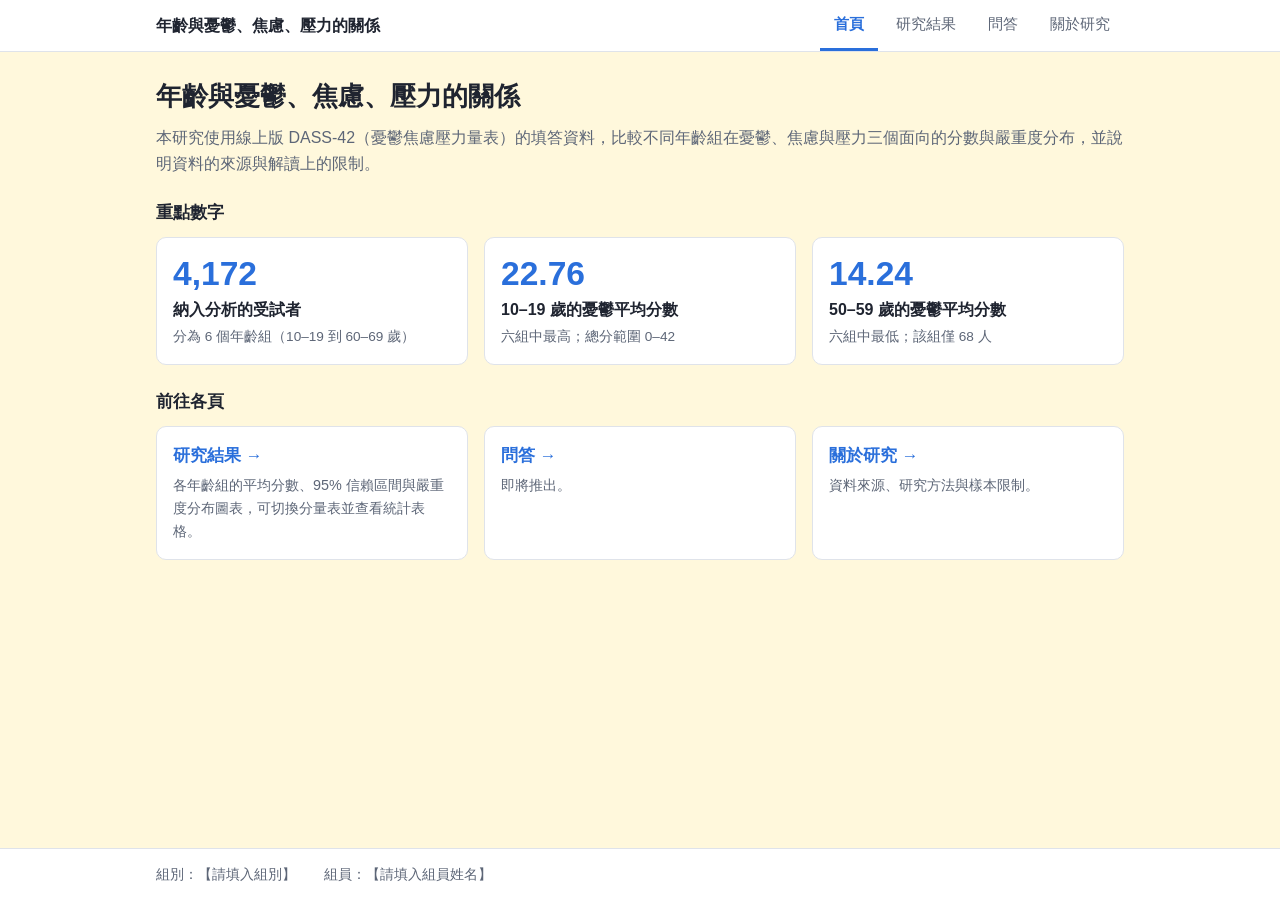
<file: index.html>
<!DOCTYPE html>
<html lang="zh-Hant">
<head>
<meta charset="UTF-8">
<meta name="viewport" content="width=device-width, initial-scale=1">
<title>首頁｜年齡與憂鬱、焦慮、壓力的關係</title>
<link rel="stylesheet" href="style.css">
</head>
<body>
<header class="site-header">
  <nav class="nav" aria-label="主要導覽">
    <a class="brand" href="index.html">年齡與憂鬱、焦慮、壓力的關係</a>
    <ul><li><a href="index.html" aria-current="page">首頁</a></li><li><a href="results.html">研究結果</a></li><li><a href="ask.html">問答</a></li><li><a href="about.html">關於研究</a></li></ul>
  </nav>
</header>
<main>
  <h1>年齡與憂鬱、焦慮、壓力的關係</h1>
  <p class="lead">本研究使用線上版 DASS-42（憂鬱焦慮壓力量表）的填答資料，比較不同年齡組在憂鬱、焦慮與壓力三個面向的分數與嚴重度分布，並說明資料的來源與解讀上的限制。</p>

  <h2 class="section-title">重點數字</h2>
  <div class="grid">
    <div class="card stat">
      <div class="num">4,172</div>
      <div class="label">納入分析的受試者</div>
      <p class="note">分為 6 個年齡組（10–19 到 60–69 歲）</p>
    </div>
    <div class="card stat">
      <div class="num">22.76</div>
      <div class="label">10–19 歲的憂鬱平均分數</div>
      <p class="note">六組中最高；總分範圍 0–42</p>
    </div>
    <div class="card stat">
      <div class="num">14.24</div>
      <div class="label">50–59 歲的憂鬱平均分數</div>
      <p class="note">六組中最低；該組僅 68 人</p>
    </div>
  </div>

  <h2 class="section-title">前往各頁</h2>
  <div class="grid">
    <a class="card entry" href="results.html">
      <h3>研究結果 →</h3>
      <p>各年齡組的平均分數、95% 信賴區間與嚴重度分布圖表，可切換分量表並查看統計表格。</p>
    </a>
    <a class="card entry" href="ask.html">
      <h3>問答 →</h3>
      <p>即將推出。</p>
    </a>
    <a class="card entry" href="about.html">
      <h3>關於研究 →</h3>
      <p>資料來源、研究方法與樣本限制。</p>
    </a>
  </div>
</main>
<footer class="site-footer">
  <div class="inner">
    <p>組別：【請填入組別】</p>
    <p>組員：【請填入組員姓名】</p>
  </div>
</footer>
</body>
</html>
</file>
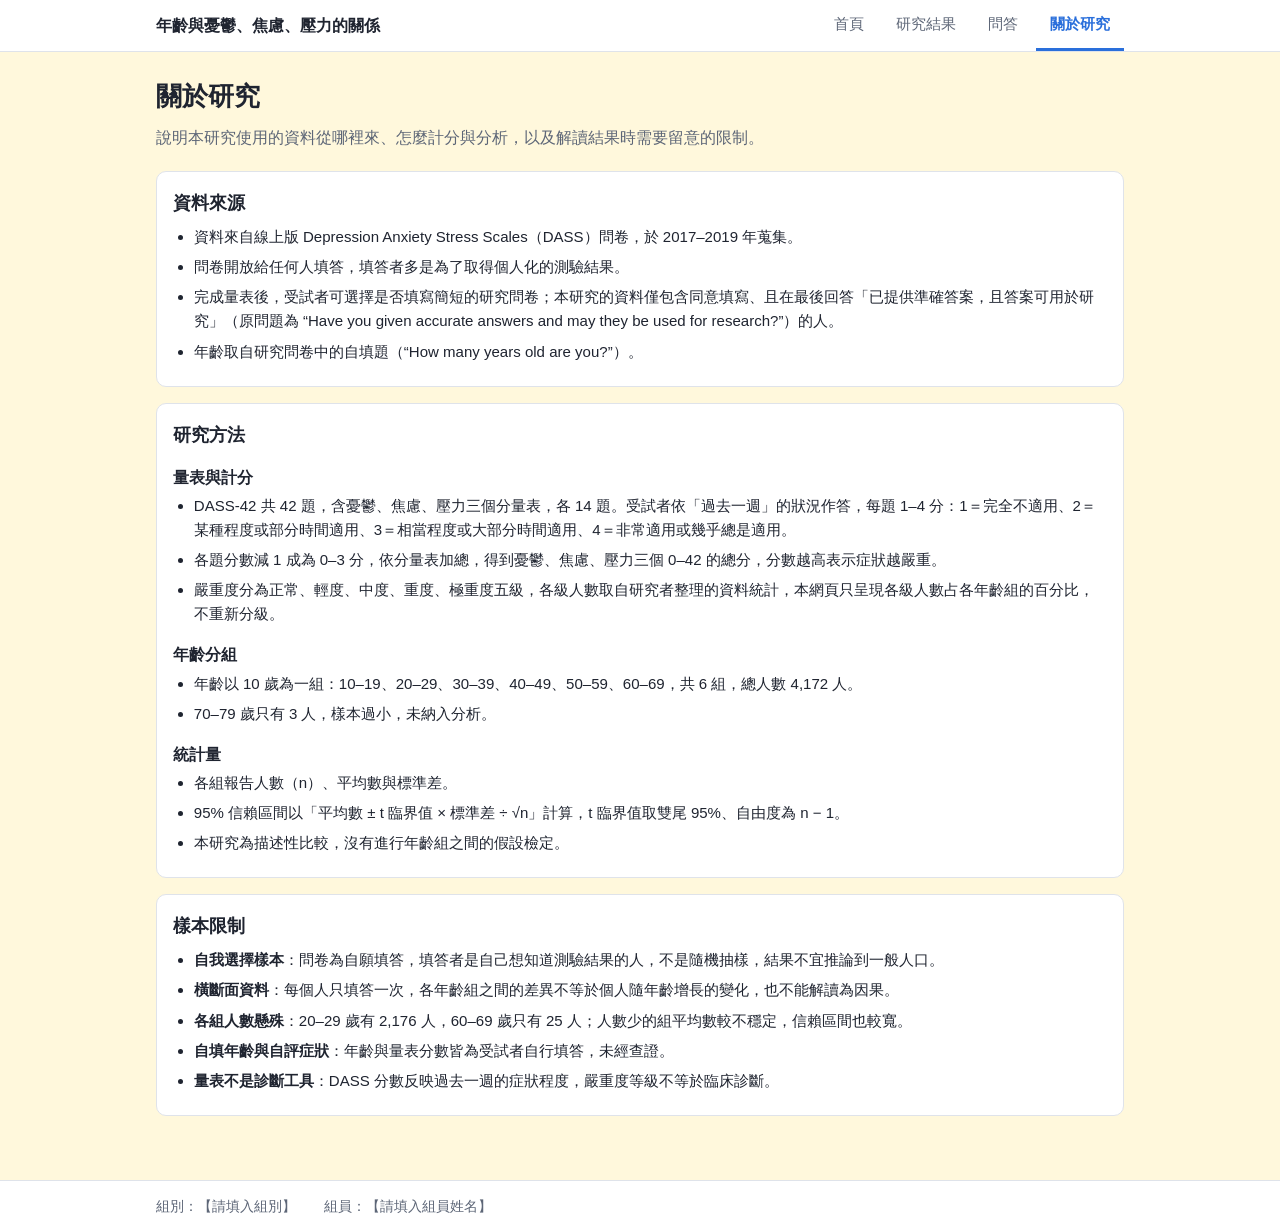
<file: about.html>
<!DOCTYPE html>
<html lang="zh-Hant">
<head>
<meta charset="UTF-8">
<meta name="viewport" content="width=device-width, initial-scale=1">
<title>關於研究｜年齡與憂鬱、焦慮、壓力的關係</title>
<link rel="stylesheet" href="style.css">
</head>
<body>
<header class="site-header">
  <nav class="nav" aria-label="主要導覽">
    <a class="brand" href="index.html">年齡與憂鬱、焦慮、壓力的關係</a>
    <ul><li><a href="index.html">首頁</a></li><li><a href="results.html">研究結果</a></li><li><a href="ask.html">問答</a></li><li><a href="about.html" aria-current="page">關於研究</a></li></ul>
  </nav>
</header>
<main>
  <h1>關於研究</h1>
  <p class="lead">說明本研究使用的資料從哪裡來、怎麼計分與分析，以及解讀結果時需要留意的限制。</p>

  <section class="card">
    <h2>資料來源</h2>
    <ul>
      <li>資料來自線上版 Depression Anxiety Stress Scales（DASS）問卷，於 2017–2019 年蒐集。</li>
      <li>問卷開放給任何人填答，填答者多是為了取得個人化的測驗結果。</li>
      <li>完成量表後，受試者可選擇是否填寫簡短的研究問卷；本研究的資料僅包含同意填寫、且在最後回答「已提供準確答案，且答案可用於研究」（原問題為 “Have you given accurate answers and may they be used for research?”）的人。</li>
      <li>年齡取自研究問卷中的自填題（“How many years old are you?”）。</li>
    </ul>
  </section>

  <section class="card">
    <h2>研究方法</h2>
    <h3>量表與計分</h3>
    <ul>
      <li>DASS-42 共 42 題，含憂鬱、焦慮、壓力三個分量表，各 14 題。受試者依「過去一週」的狀況作答，每題 1–4 分：1＝完全不適用、2＝某種程度或部分時間適用、3＝相當程度或大部分時間適用、4＝非常適用或幾乎總是適用。</li>
      <li>各題分數減 1 成為 0–3 分，依分量表加總，得到憂鬱、焦慮、壓力三個 0–42 的總分，分數越高表示症狀越嚴重。</li>
      <li>嚴重度分為正常、輕度、中度、重度、極重度五級，各級人數取自研究者整理的資料統計，本網頁只呈現各級人數占各年齡組的百分比，不重新分級。</li>
    </ul>
    <h3>年齡分組</h3>
    <ul>
      <li>年齡以 10 歲為一組：10–19、20–29、30–39、40–49、50–59、60–69，共 6 組，總人數 4,172 人。</li>
      <li>70–79 歲只有 3 人，樣本過小，未納入分析。</li>
    </ul>
    <h3>統計量</h3>
    <ul>
      <li>各組報告人數（n）、平均數與標準差。</li>
      <li>95% 信賴區間以「平均數 ± t 臨界值 × 標準差 ÷ √n」計算，t 臨界值取雙尾 95%、自由度為 n − 1。</li>
      <li>本研究為描述性比較，沒有進行年齡組之間的假設檢定。</li>
    </ul>
  </section>

  <section class="card">
    <h2>樣本限制</h2>
    <ul>
      <li><b>自我選擇樣本</b>：問卷為自願填答，填答者是自己想知道測驗結果的人，不是隨機抽樣，結果不宜推論到一般人口。</li>
      <li><b>橫斷面資料</b>：每個人只填答一次，各年齡組之間的差異不等於個人隨年齡增長的變化，也不能解讀為因果。</li>
      <li><b>各組人數懸殊</b>：20–29 歲有 2,176 人，60–69 歲只有 25 人；人數少的組平均數較不穩定，信賴區間也較寬。</li>
      <li><b>自填年齡與自評症狀</b>：年齡與量表分數皆為受試者自行填答，未經查證。</li>
      <li><b>量表不是診斷工具</b>：DASS 分數反映過去一週的症狀程度，嚴重度等級不等於臨床診斷。</li>
    </ul>
  </section>
</main>
<footer class="site-footer">
  <div class="inner">
    <p>組別：【請填入組別】</p>
    <p>組員：【請填入組員姓名】</p>
  </div>
</footer>
</body>
</html>
</file>
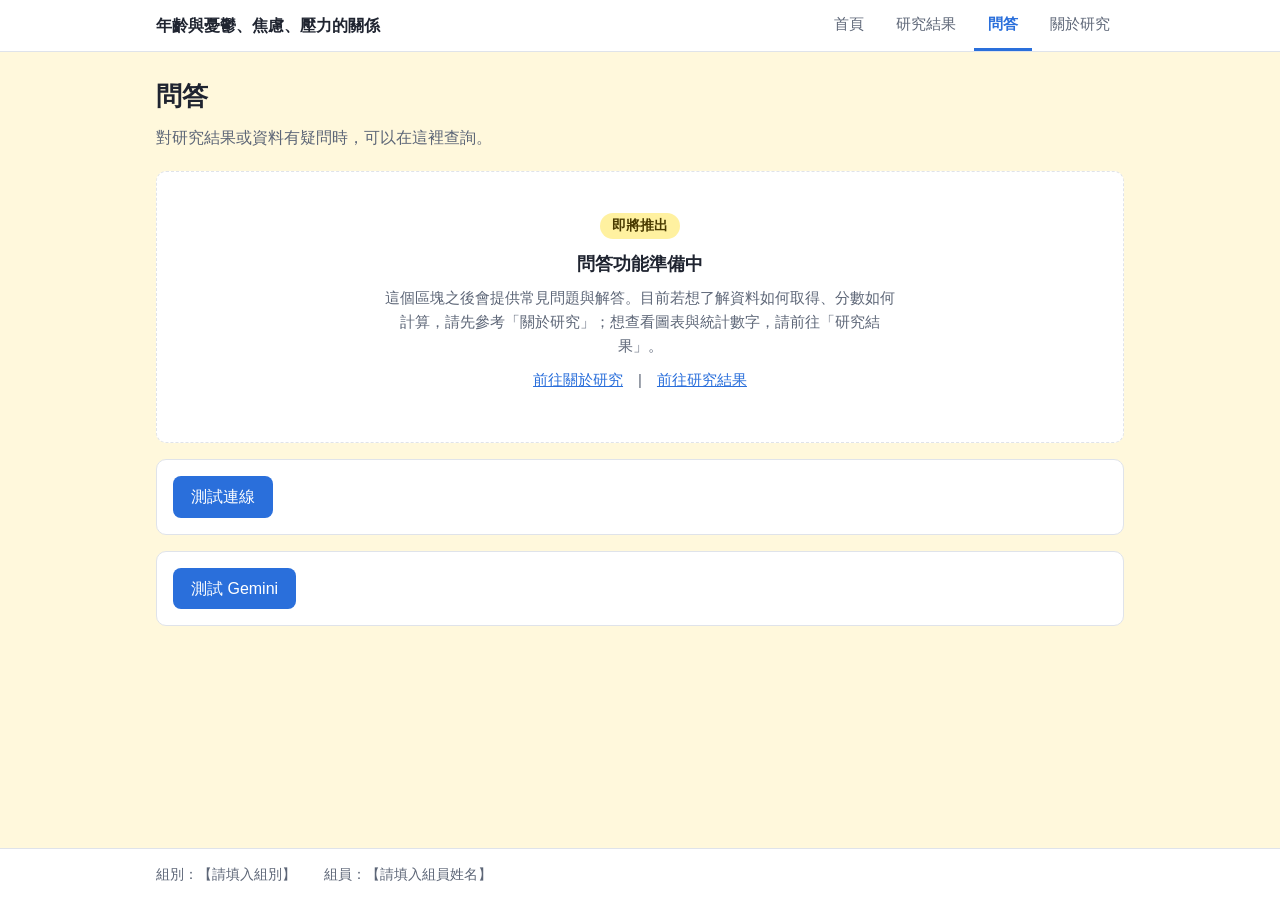
<file: ask.html>
<!DOCTYPE html>
<html lang="zh-Hant">
<head>
<meta charset="UTF-8">
<meta name="viewport" content="width=device-width, initial-scale=1">
<title>問答｜年齡與憂鬱、焦慮、壓力的關係</title>
<link rel="stylesheet" href="style.css">
<style>
  .api-test button {
    font: inherit; cursor: pointer; color: #fff; background: var(--accent); border: 0;
    border-radius: 8px; padding: 8px 18px;
  }
  .api-test button:hover { filter: brightness(1.08); }
  .api-test button:disabled { opacity: .6; cursor: wait; }
  .api-test button:focus-visible { outline: 2px solid var(--accent); outline-offset: 2px; }
  .api-test .result {
    margin: 12px 0 0; padding: 10px 12px; border-radius: 8px; border: 1px solid var(--line);
    background: #f6f8fb; font-size: .88rem; white-space: pre-wrap; word-break: break-word;
    font-family: ui-monospace, Menlo, Consolas, monospace;
  }
  .api-test .result.ok { border-color: #8cc5a0; background: #f0faf3; }
  .api-test .result.err { border-color: #e3a09c; background: #fff3f2; color: #8a1f1a; }
</style>
</head>
<body>
<header class="site-header">
  <nav class="nav" aria-label="主要導覽">
    <a class="brand" href="index.html">年齡與憂鬱、焦慮、壓力的關係</a>
    <ul><li><a href="index.html">首頁</a></li><li><a href="results.html">研究結果</a></li><li><a href="ask.html" aria-current="page">問答</a></li><li><a href="about.html">關於研究</a></li></ul>
  </nav>
</header>
<main>
  <h1>問答</h1>
  <p class="lead">對研究結果或資料有疑問時，可以在這裡查詢。</p>
  <section class="card soon">
    <span class="badge">即將推出</span>
    <h2>問答功能準備中</h2>
    <p>這個區塊之後會提供常見問題與解答。目前若想了解資料如何取得、分數如何計算，請先參考「關於研究」；想查看圖表與統計數字，請前往「研究結果」。</p>
    <p><a href="about.html">前往關於研究</a>　|　<a href="results.html">前往研究結果</a></p>
  </section>
  <section class="card api-test">
    <button type="button" id="testBtn">測試連線</button>
    <div class="result" id="testResult" role="status" aria-live="polite" hidden></div>
  </section>
  <section class="card api-test">
    <button type="button" id="askBtn">測試 Gemini</button>
    <div class="result" id="askResult" role="status" aria-live="polite" hidden></div>
  </section>
</main>
<footer class="site-footer">
  <div class="inner">
    <p>組別：【請填入組別】</p>
    <p>組員：【請填入組員姓名】</p>
  </div>
</footer>
<script>
// 後端（Cloudflare Worker）網址：請把下面這行換成你的 Worker 網址，例如 "https://名稱.帳號.workers.dev"
const WORKER_URL = "https://dass-42.mimmyfan322.workers.dev/";

// 共用：送一則 JSON 給後端，把結果顯示在指定的區塊。
// formatOk(data) 決定成功時要顯示什麼；失敗時顯示錯誤訊息。
async function callWorker(btn, out, payload, timeoutMs, formatOk) {
  const show = (text, kind) => { out.textContent = text; out.className = 'result ' + kind; out.hidden = false; };

  if (!/^https?:\/\/[\x21-\x7e]+$/.test(WORKER_URL)) { // 網址只能是英數字與符號；還留著中文預留文字就視為尚未設定
    show('尚未設定後端網址：請打開 ask.html，把程式碼開頭的 WORKER_URL 換成你的 Worker 網址。', 'err');
    return;
  }
  btn.disabled = true;
  show('連線中…', '');
  const ctl = new AbortController(), timer = setTimeout(() => ctl.abort(), timeoutMs);
  try {
    const res = await fetch(WORKER_URL, {
      method: 'POST',
      headers: { 'Content-Type': 'application/json' },
      body: JSON.stringify(payload),
      signal: ctl.signal
    });
    const text = await res.text();
    let data = null;
    try { data = JSON.parse(text); } catch (e) { /* 不是 JSON 就照原文顯示 */ }
    if (res.ok && data && data.ok) {
      show(formatOk(data), 'ok');
    } else {
      const detail = data && data.error ? data.error : (data ? JSON.stringify(data, null, 2) : text);
      show(`失敗（HTTP ${res.status}）\n${detail}`, 'err');
    }
  } catch (err) {
    show(err.name === 'AbortError'
      ? `連線逾時（超過 ${timeoutMs / 1000} 秒沒有回應）。`
      : '無法連線到後端。可能原因：網址填錯、Worker 尚未部署，或後端的跨網域設定不允許這個網站呼叫。', 'err');
  } finally {
    clearTimeout(timer);
    btn.disabled = false;
  }
}

// 「測試連線」：送 {"action":"test"}，顯示後端回傳的 JSON
const testBtn = document.getElementById('testBtn');
testBtn.addEventListener('click', () =>
  callWorker(testBtn, document.getElementById('testResult'), { action: 'test' }, 10000,
    data => JSON.stringify(data, null, 2)));

// 「測試 Gemini」：送固定問題，只顯示 Gemini 回覆的文字
const askBtn = document.getElementById('askBtn');
askBtn.addEventListener('click', () =>
  callWorker(askBtn, document.getElementById('askResult'), { action: 'ask', question: '請用一句話自我介紹' }, 35000,
    data => data.answer));
</script>
</body>
</html>
</file>
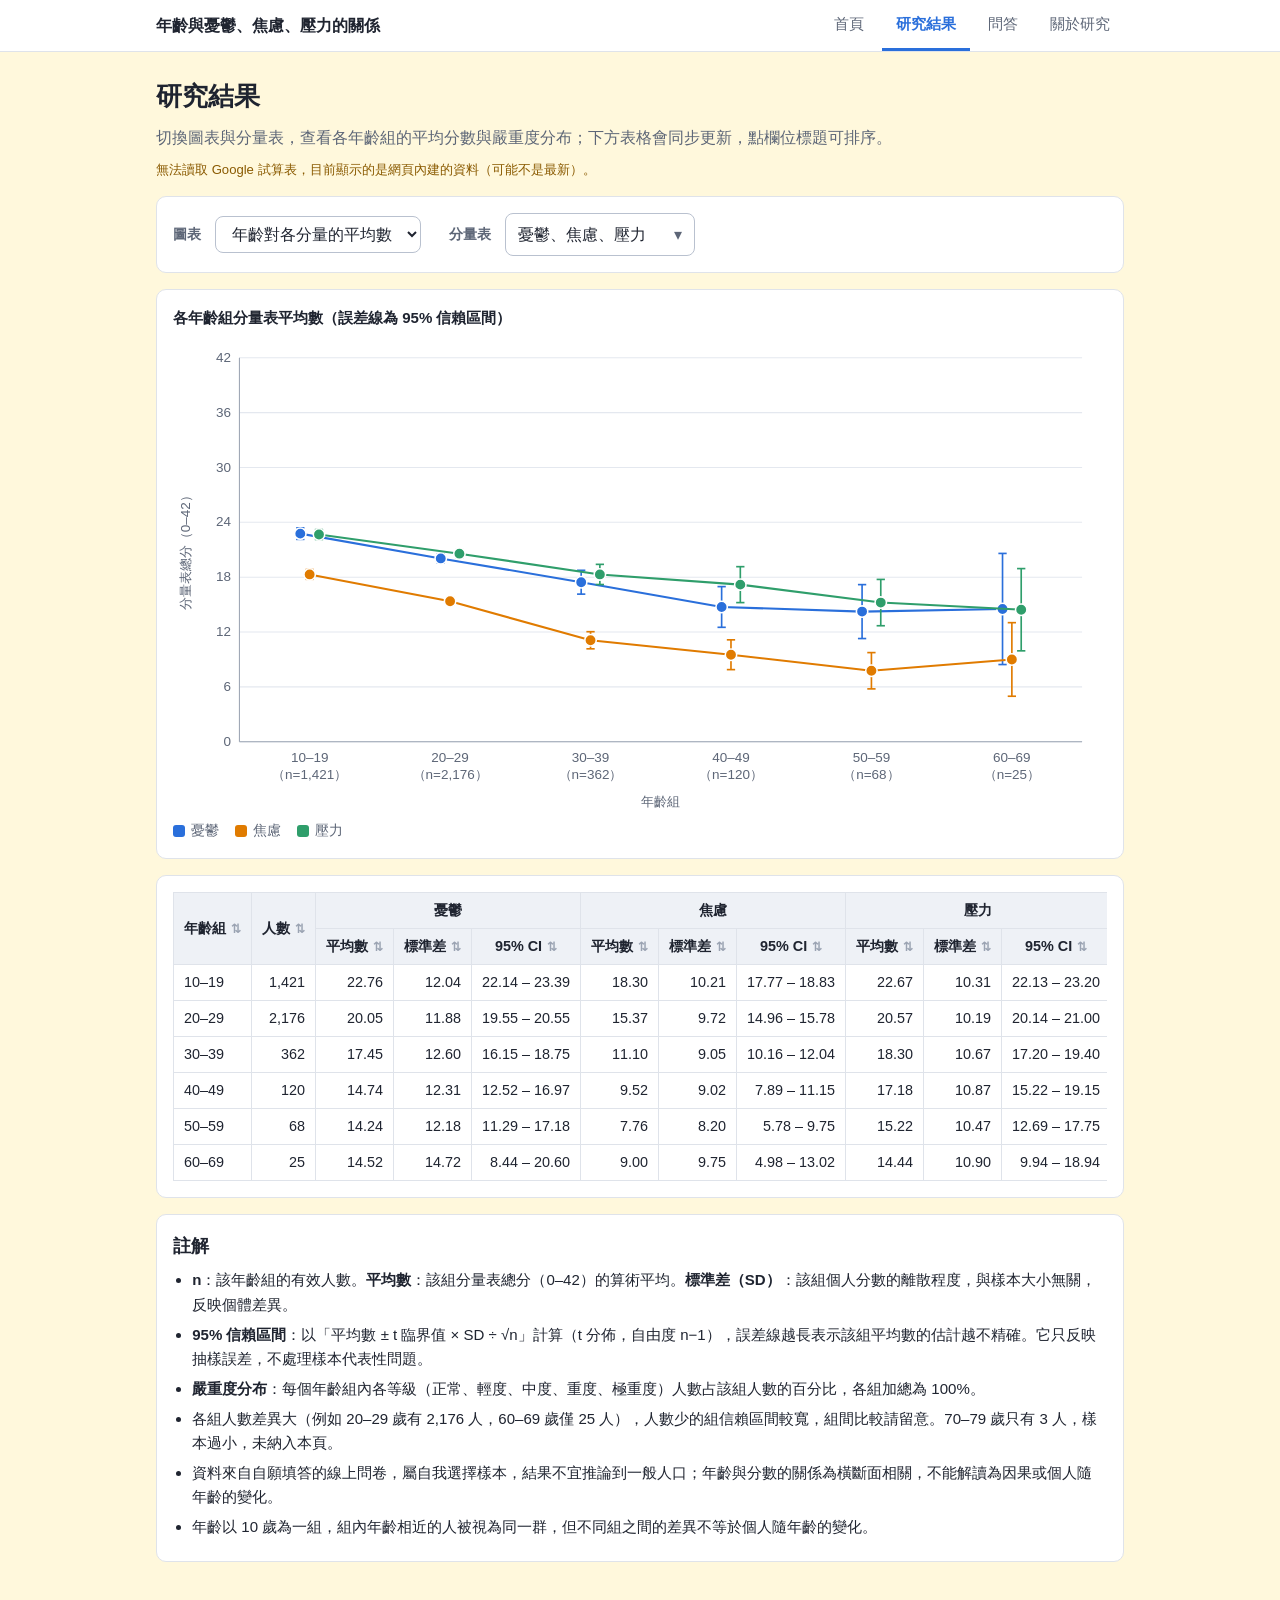
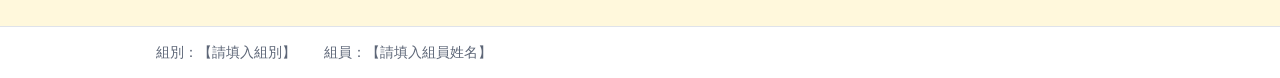
<file: results.html>
<!DOCTYPE html>
<html lang="zh-Hant">
<head>
<meta charset="UTF-8">
<meta name="viewport" content="width=device-width, initial-scale=1">
<title>研究結果｜年齡與憂鬱、焦慮、壓力的關係</title>
<link rel="stylesheet" href="style.css">
<style>
  .controls { display: flex; flex-wrap: wrap; gap: 16px 28px; align-items: center; }
  .ctl-group { display: flex; flex-wrap: wrap; align-items: center; gap: 8px 14px; }
  .ctl-label { font-weight: 600; font-size: .9rem; color: var(--muted); }
  select, .ms-btn {
    font: inherit; color: var(--ink); background: #fff; border: 1px solid #b9c1cf; border-radius: 8px;
    padding: 8px 12px; cursor: pointer; min-width: 190px; text-align: left;
  }
  select:focus-visible, .ms-btn:focus-visible { outline: 2px solid var(--accent); outline-offset: 1px; }
  .ms { position: relative; display: inline-block; }
  .ms-btn::after { content: "▾"; float: right; margin-left: 10px; color: var(--muted); }
  .ms-panel {
    display: none; position: absolute; left: 0; top: calc(100% + 4px); z-index: 20; min-width: 100%;
    background: #fff; border: 1px solid #b9c1cf; border-radius: 8px; padding: 6px 4px;
    box-shadow: 0 6px 18px rgba(0,0,0,.12);
  }
  .ms.open .ms-panel { display: block; }
  .ms-panel label.opt { display: flex; padding: 6px 10px; border-radius: 6px; white-space: nowrap; }
  .ms-panel label.opt:hover { background: #f1f4f9; }
  .ms-hint { font-size: .78rem; color: var(--muted); padding: 2px 10px 4px; }
  label.opt { display: inline-flex; align-items: center; gap: 6px; cursor: pointer; }
  .swatch { width: 12px; height: 12px; border-radius: 3px; display: inline-block; }
  .data-status { font-size: .82rem; color: var(--muted); margin: -12px 0 16px; }
  .data-status.warn { color: #8a5a00; }
  .chart-title { font-weight: 600; margin: 0 0 6px; }
  #chart svg { width: 100%; height: auto; display: block; }
  #chart text { fill: var(--ink); font-family: inherit; }
  #chart .axis-text { font-size: 13px; fill: var(--muted); }
  #chart .axis-title { font-size: 13px; fill: var(--muted); }
  .legend { display: flex; flex-wrap: wrap; gap: 6px 16px; font-size: .85rem; color: var(--muted); margin-top: 6px; }
  .legend span { display: inline-flex; align-items: center; gap: 6px; }
  .empty {
    border: 1px dashed #c9a227; background: #fff9e3; color: #5c4a00; border-radius: 8px;
    padding: 16px; font-size: .92rem;
  }
  .empty code { background: #fff; padding: 1px 5px; border-radius: 4px; }
  .table-wrap { overflow-x: auto; }
  table { border-collapse: collapse; width: 100%; font-size: .9rem; font-variant-numeric: tabular-nums; }
  th, td { border: 1px solid var(--line); padding: 6px 10px; text-align: right; white-space: nowrap; }
  th { background: #eef1f6; text-align: center; }
  th.sortable { cursor: pointer; user-select: none; }
  th.sortable:hover { background: #e1e7f1; }
  th.sortable:focus-visible { outline: 2px solid var(--accent); outline-offset: -2px; }
  th.sorted { background: #d6e3f8; }
  th .arr { margin-left: 5px; font-size: .8em; color: #9aa3b2; }
  th.sorted .arr { color: var(--accent); }
  td:first-child, th:first-child { text-align: left; }
  .notes ul { margin: 0; padding-left: 1.2em; }
  .notes li { margin-bottom: 6px; }
  #tip {
    position: fixed; pointer-events: none; display: none; z-index: 10;
    background: rgba(25,30,40,.94); color: #fff; padding: 7px 10px; border-radius: 6px;
    font-size: .85rem; line-height: 1.5; max-width: 260px;
  }
</style>
</head>
<body>
<header class="site-header">
  <nav class="nav" aria-label="主要導覽">
    <a class="brand" href="index.html">年齡與憂鬱、焦慮、壓力的關係</a>
    <ul><li><a href="index.html">首頁</a></li><li><a href="results.html" aria-current="page">研究結果</a></li><li><a href="ask.html">問答</a></li><li><a href="about.html">關於研究</a></li></ul>
  </nav>
</header>
<main>
  <h1>研究結果</h1>
  <p class="lead">切換圖表與分量表，查看各年齡組的平均分數與嚴重度分布；下方表格會同步更新，點欄位標題可排序。</p>
  <p class="data-status" id="dataStatus" role="status">資料載入中…</p>

  <section class="card controls">
    <div class="ctl-group">
      <label class="ctl-label" for="chartSelect">圖表</label>
      <select id="chartSelect">
        <option value="line">年齡對各分量的平均數</option>
        <option value="stack">各年齡層嚴重度分布</option>
      </select>
    </div>
    <div class="ctl-group" id="subControls"></div>
  </section>

  <section class="card">
    <p class="chart-title" id="chartTitle"></p>
    <div id="chart"></div>
    <div class="legend" id="legend"></div>
  </section>

  <section class="card">
    <div class="table-wrap"><table id="statTable"></table></div>
  </section>

  <section class="card notes">
    <h2>註解</h2>
    <ul>
      <li><b>n</b>：該年齡組的有效人數。<b>平均數</b>：該組分量表總分（0–42）的算術平均。<b>標準差（SD）</b>：該組個人分數的離散程度，與樣本大小無關，反映個體差異。</li>
      <li><b>95% 信賴區間</b>：以「平均數 ± t 臨界值 × SD ÷ √n」計算（t 分佈，自由度 n−1），誤差線越長表示該組平均數的估計越不精確。它只反映抽樣誤差，不處理樣本代表性問題。</li>
      <li><b>嚴重度分布</b>：每個年齡組內各等級（正常、輕度、中度、重度、極重度）人數占該組人數的百分比，各組加總為 100%。</li>
      <li>各組人數差異大（例如 20–29 歲有 2,176 人，60–69 歲僅 25 人），人數少的組信賴區間較寬，組間比較請留意。70–79 歲只有 3 人，樣本過小，未納入本頁。</li>
      <li>資料來自自願填答的線上問卷，屬自我選擇樣本，結果不宜推論到一般人口；年齡與分數的關係為橫斷面相關，不能解讀為因果或個人隨年齡的變化。</li>
      <li>年齡以 10 歲為一組，組內年齡相近的人被視為同一群，但不同組之間的差異不等於個人隨年齡的變化。</li>
    </ul>
  </section>
</main>
<div id="tip"></div>
<footer class="site-footer">
  <div class="inner">
    <p>組別：【請填入組別】</p>
    <p>組員：【請填入組員姓名】</p>
  </div>
</footer>
<script>
// ===================== 資料 =====================
// 以下 GROUPS 與 SEVERITY 是「內建備用資料」：Google 試算表讀取成功時會被取代，讀取失敗時就用它。
const SUBS = [
  { id: 'dep', name: '憂鬱', color: '#2a6fdb' },
  { id: 'anx', name: '焦慮', color: '#e07b00' },
  { id: 'str', name: '壓力', color: '#2f9e6b' }
];

let GROUPS = [
  { key: '10-19', label: '10–19', n: 1421, dep: { n: 1421, m: 22.76213934, sd: 12.03702045 }, anx: { n: 1421, m: 18.30119634, sd: 10.20656679 }, str: { n: 1421, m: 22.66502463, sd: 10.31082269 } },
  { key: '20-29', label: '20–29', n: 2176, dep: { n: 2176, m: 20.05009191, sd: 11.88178438 }, anx: { n: 2176, m: 15.37178309, sd: 9.718905087 }, str: { n: 2176, m: 20.57077206, sd: 10.18683173 } },
  { key: '30-39', label: '30–39', n: 362, dep: { n: 362, m: 17.44751381, sd: 12.59968592 }, anx: { n: 362, m: 11.09944751, sd: 9.054225669 }, str: { n: 362, m: 18.29834254, sd: 10.67445484 } },
  { key: '40-49', label: '40–49', n: 120, dep: { n: 120, m: 14.74166667, sd: 12.31484438 }, anx: { n: 120, m: 9.516666667, sd: 9.017241499 }, str: { n: 120, m: 17.18333333, sd: 10.87050078 } },
  { key: '50-59', label: '50–59', n: 68, dep: { n: 68, m: 14.23529412, sd: 12.18405815 }, anx: { n: 68, m: 7.764705882, sd: 8.199231211 }, str: { n: 68, m: 15.22058824, sd: 10.46650035 } },
  { key: '60-69', label: '60–69', n: 25, dep: { n: 25, m: 14.52, sd: 14.71994112 }, anx: { n: 25, m: 9, sd: 9.746794345 }, str: { n: 25, m: 14.44, sd: 10.89755324 } }
];

// 嚴重度人數：各組的五個數字依序為 正常、輕度、中度、重度、極重度 的人數。
// 若某分量表設為 null，圖表二會顯示「尚未填入」的提示。
let SEVERITY = {
  dep: {
    '10-19': [252, 105, 260, 247, 557],
    '20-29': [506, 229, 430, 359, 652],
    '30-39': [127, 38, 55, 43, 99],
    '40-49': [52, 14, 19, 11, 24],
    '50-59': [34, 6, 11, 6, 11],
    '60-69': [14, 2, 2, 1, 6]
  },
  anx: {
    '10-19': [248, 86, 235, 219, 633],
    '20-29': [537, 170, 439, 341, 689],
    '30-39': [163, 33, 68, 37, 61],
    '40-49': [63, 12, 17, 9, 19],
    '50-59': [42, 5, 8, 6, 7],
    '60-69': [15, 1, 3, 1, 5]
  },
  str: {
    '10-19': [346, 160, 318, 344, 253],
    '20-29': [675, 276, 521, 434, 270],
    '30-39': [149, 56, 55, 64, 38],
    '40-49': [54, 17, 18, 16, 15],
    '50-59': [39, 7, 11, 6, 5],
    '60-69': [14, 4, 3, 2, 2]
  }
};

const LEVELS = [
  { name: '正常',   color: '#fff1a0', text: '#4a3b00' },
  { name: '輕度',   color: '#ffd23f', text: '#3d3000' },
  { name: '中度',   color: '#f5962a', text: '#3d2200' },
  { name: '重度',   color: '#e3403a', text: '#ffffff' },
  { name: '極重度', color: '#9b1c1c', text: '#ffffff' }
];

// ===================== 工具 =====================
function zInvUpper(p) { // 標準常態上尾分位數（Acklam 近似），用來算 t 臨界值
  const a = [-39.69683028665376, 220.9460984245205, -275.9285104469687, 138.357751867269, -30.66479806614716, 2.506628277459239];
  const b = [-54.47609879822406, 161.5858368580409, -155.6989798598866, 66.80131188771972, -13.28068155288572];
  const c = [-0.007784894002430293, -0.3223964580411365, -2.400758277161838, -2.549732539343734, 4.374664141464968, 2.938163982698783];
  const d = [0.007784695709041462, 0.3224671290700398, 2.445134137142996, 3.754408661907416];
  const q = 1 - p, pl = 0.02425;
  if (q < pl) { const r = Math.sqrt(-2 * Math.log(q)); return (((((c[0]*r+c[1])*r+c[2])*r+c[3])*r+c[4])*r+c[5]) / ((((d[0]*r+d[1])*r+d[2])*r+d[3])*r+1); }
  const r2 = q - 0.5, s = r2 * r2;
  return (((((a[0]*s+a[1])*s+a[2])*s+a[3])*s+a[4])*s+a[5]) * r2 / (((((b[0]*s+b[1])*s+b[2])*s+b[3])*s+b[4])*s+1);
}
const T975 = [null, 12.706, 4.303, 3.182, 2.776, 2.571, 2.447, 2.365, 2.306, 2.262, 2.228, 2.201, 2.179, 2.160, 2.145, 2.131,
  2.120, 2.110, 2.101, 2.093, 2.086, 2.080, 2.074, 2.069, 2.064, 2.060, 2.056, 2.052, 2.048, 2.045, 2.042];
function tCrit(df) { // 雙尾 95% 的 t 臨界值：df ≤ 30 用 t 分配表，df > 30 用 Cornish–Fisher 展開
  if (df <= 30) return T975[df];
  const z = Math.abs(zInvUpper(0.975)); // zInvUpper 回傳的是下尾分位數（負值），取絕對值得到 1.96
  const z3 = z**3, z5 = z**5;
  return z + (z3 + z) / (4 * df) + (5 * z5 + 16 * z3 + 3 * z) / (96 * df * df);
}
function ci(s) {
  const half = tCrit(s.n - 1) * s.sd / Math.sqrt(s.n);
  return { lo: s.m - half, hi: s.m + half };
}
const f2 = v => v.toFixed(2);
const subById = id => SUBS.find(s => s.id === id);
const groupLabel = g => `${g.label}（n=${g.n.toLocaleString('en-US')}）`;

// ===================== 狀態與控制項 =====================
const state = { chart: 'line', lineSubs: new Set(['dep', 'anx', 'str']), stackSub: 'dep', tableSort: null };

// 圖表的年齡組固定由小到大；表格可點欄位標題排序
function sortedGroups() { return GROUPS.slice(); }

function lineBtnText() {
  return SUBS.filter(s => state.lineSubs.has(s.id)).map(s => s.name).join('、');
}

function buildControls() {
  const box = document.getElementById('subControls');
  if (state.chart === 'line') {
    // 下拉面板內用勾選方式複選，至少保留一個
    box.innerHTML = '<span class="ctl-label">分量表</span>' +
      `<div class="ms" id="ms"><button type="button" class="ms-btn" id="msBtn" aria-haspopup="true" aria-expanded="false">${lineBtnText()}</button>
        <div class="ms-panel" id="msPanel">` + SUBS.map(s =>
      `<label class="opt"><input type="checkbox" name="lineSub" value="${s.id}" ${state.lineSubs.has(s.id) ? 'checked' : ''}>
       <span class="swatch" style="background:${s.color}"></span>${s.name}</label>`).join('') +
      '<div class="ms-hint">可複選，至少保留一個</div></div></div>';
    const ms = document.getElementById('ms'), btn = document.getElementById('msBtn');
    btn.addEventListener('click', () => {
      ms.classList.toggle('open');
      btn.setAttribute('aria-expanded', ms.classList.contains('open'));
    });
    box.querySelectorAll('input').forEach(inp => inp.addEventListener('change', e => {
      if (e.target.checked) state.lineSubs.add(e.target.value);
      else if (state.lineSubs.size > 1) state.lineSubs.delete(e.target.value);
      else e.target.checked = true; // 至少保留一個
      btn.textContent = lineBtnText();
      render(false);
    }));
  } else {
    box.innerHTML = '<label class="ctl-label" for="subSelect">分量表</label>' +
      '<select id="subSelect">' + SUBS.map(s =>
      `<option value="${s.id}" ${state.stackSub === s.id ? 'selected' : ''}>${s.name}</option>`).join('') + '</select>';
    document.getElementById('subSelect').addEventListener('change', e => {
      state.stackSub = e.target.value;
      render(false);
    });
  }
}

// 點選下拉面板以外的地方或按 Esc 就收合
document.addEventListener('click', e => {
  const ms = document.getElementById('ms');
  if (ms && !ms.contains(e.target)) { ms.classList.remove('open'); document.getElementById('msBtn').setAttribute('aria-expanded', 'false'); }
});
document.addEventListener('keydown', e => {
  const ms = document.getElementById('ms');
  if (e.key === 'Escape' && ms) { ms.classList.remove('open'); document.getElementById('msBtn').setAttribute('aria-expanded', 'false'); }
});

document.getElementById('chartSelect').addEventListener('change', e => {
  state.chart = e.target.value;
  state.tableSort = null;
  render(true);
});

// ===================== 圖表一：折線圖 =====================
function renderLine() {
  const GS = sortedGroups();
  const W = 900, H = 460, m = { l: 64, r: 24, t: 20, b: 70 };
  const iw = W - m.l - m.r, ih = H - m.t - m.b;
  const x = i => m.l + iw * (i + 0.5) / GS.length;
  const y = v => m.t + ih * (1 - Math.max(0, Math.min(42, v)) / 42);
  const subs = SUBS.filter(s => state.lineSubs.has(s.id));
  let svg = `<svg viewBox="0 0 ${W} ${H}" role="img" aria-label="各年齡組分量表平均數折線圖">`;

  for (let v = 0; v <= 42; v += 6) {
    svg += `<line x1="${m.l}" x2="${W - m.r}" y1="${y(v)}" y2="${y(v)}" stroke="#e4e8ef"/>`;
    svg += `<text class="axis-text" x="${m.l - 8}" y="${y(v) + 4}" text-anchor="end">${v}</text>`;
  }
  svg += `<line x1="${m.l}" x2="${m.l}" y1="${m.t}" y2="${m.t + ih}" stroke="#9aa3b2"/>`;
  svg += `<line x1="${m.l}" x2="${W - m.r}" y1="${m.t + ih}" y2="${m.t + ih}" stroke="#9aa3b2"/>`;
  GS.forEach((g, i) => {
    svg += `<text class="axis-text" x="${x(i)}" y="${m.t + ih + 20}" text-anchor="middle">${g.label}</text>` +
           `<text class="axis-text" x="${x(i)}" y="${m.t + ih + 36}" text-anchor="middle">（n=${g.n.toLocaleString('en-US')}）</text>`;
  });
  svg += `<text class="axis-title" x="${m.l + iw / 2}" y="${H - 8}" text-anchor="middle">年齡組</text>`;
  svg += `<text class="axis-title" transform="translate(16 ${m.t + ih / 2}) rotate(-90)" text-anchor="middle">分量表總分（0–42）</text>`;

  subs.forEach((s, k) => {
    const dodge = (k - (subs.length - 1) / 2) * 9;
    const pts = GS.map((g, i) => ({ px: x(i) + dodge, py: y(g[s.id].m) }));
    svg += `<polyline fill="none" stroke="${s.color}" stroke-width="2" points="${pts.map(p => `${p.px},${p.py}`).join(' ')}"/>`;
    GS.forEach((g, i) => {
      const st = g[s.id], c = ci(st), px = pts[i].px;
      svg += `<line x1="${px}" x2="${px}" y1="${y(c.lo)}" y2="${y(c.hi)}" stroke="${s.color}" stroke-width="1.6"/>`;
      svg += `<line x1="${px - 4}" x2="${px + 4}" y1="${y(c.lo)}" y2="${y(c.lo)}" stroke="${s.color}" stroke-width="1.6"/>`;
      svg += `<line x1="${px - 4}" x2="${px + 4}" y1="${y(c.hi)}" y2="${y(c.hi)}" stroke="${s.color}" stroke-width="1.6"/>`;
      const tip = `<b>${s.name}</b>（${g.label}）<br>平均數：${f2(st.m)}<br>標準差：${f2(st.sd)}`;
      svg += `<circle cx="${px}" cy="${pts[i].py}" r="5.5" fill="${s.color}" stroke="#fff" stroke-width="1.5" data-tip="${tip.replace(/"/g, '&quot;')}"/>`;
    });
  });
  svg += '</svg>';
  document.getElementById('chart').innerHTML = svg;
  document.getElementById('chartTitle').textContent = '各年齡組分量表平均數（誤差線為 95% 信賴區間）';
  document.getElementById('legend').innerHTML = subs.map(s => `<span><i class="swatch" style="background:${s.color}"></i>${s.name}</span>`).join('');
}

// ===================== 圖表二：橫向堆疊長條圖 =====================
function renderStack() {
  const GS = sortedGroups();
  const sub = subById(state.stackSub);
  const data = SEVERITY[sub.id];
  const chart = document.getElementById('chart');
  document.getElementById('chartTitle').textContent = `${sub.name}：各年齡組嚴重度分布`;
  document.getElementById('legend').innerHTML = LEVELS.map(l => `<span><i class="swatch" style="background:${l.color}"></i>${l.name}</span>`).join('');
  if (!data) {
    chart.innerHTML = `<div class="empty">尚未填入「${sub.name}」的各嚴重度人數。請在程式碼的 <code>SEVERITY</code> 區塊填入各年齡組的五個等級人數（正常、輕度、中度、重度、極重度），重新開啟網頁後即會顯示。</div>`;
    return;
  }
  const W = 900, rowH = 56, m = { l: 150, r: 24, t: 16, b: 52 };
  const H = m.t + rowH * GS.length + m.b;
  const iw = W - m.l - m.r;
  let svg = `<svg viewBox="0 0 ${W} ${H}" role="img" aria-label="各年齡組嚴重度分布堆疊長條圖">`;
  for (let p = 0; p <= 100; p += 20) {
    const gx = m.l + iw * p / 100;
    svg += `<line x1="${gx}" x2="${gx}" y1="${m.t}" y2="${m.t + rowH * GS.length}" stroke="#e4e8ef"/>`;
    svg += `<text class="axis-text" x="${gx}" y="${m.t + rowH * GS.length + 20}" text-anchor="middle">${p}%</text>`;
  }
  svg += `<text class="axis-title" x="${m.l + iw / 2}" y="${H - 8}" text-anchor="middle">占該年齡組人數的百分比</text>`;
  GS.forEach((g, i) => {
    const cy = m.t + rowH * i + rowH / 2;
    svg += `<text class="axis-text" x="${m.l - 10}" y="${cy + 4}" text-anchor="end">${groupLabel(g)}</text>`;
    const counts = data[g.key];
    if (!counts) { svg += `<text class="axis-text" x="${m.l + 8}" y="${cy + 4}">（無資料）</text>`; return; }
    const total = counts.reduce((a, b) => a + b, 0);
    let acc = 0;
    counts.forEach((c, k) => {
      const pct = total ? c / total * 100 : 0;
      const sx = m.l + iw * acc / 100, w = iw * pct / 100;
      const tip = `${g.label}・<b>${LEVELS[k].name}</b><br>${pct.toFixed(1)}%（${c.toLocaleString('en-US')} 人）`;
      svg += `<rect x="${sx}" y="${cy - 17}" width="${w}" height="34" fill="${LEVELS[k].color}" stroke="#fff" stroke-width="1" data-tip="${tip.replace(/"/g, '&quot;')}"/>`;
      if (w > 34) svg += `<text x="${sx + w / 2}" y="${cy + 4}" text-anchor="middle" font-size="12" style="fill:${LEVELS[k].text};pointer-events:none">${pct.toFixed(0)}%</text>`;
      acc += pct;
    });
  });
  svg += '</svg>';
  chart.innerHTML = svg;
}

// ===================== 表格 =====================
// ===================== 表格（可點欄位標題排序）=====================
function colValue(g, col) { // 各欄位用來排序的數值
  if (col === 'age') return GROUPS.indexOf(g);
  if (col === 'n') return g.n;
  if (col.startsWith('lv')) { // 嚴重度表：該等級占比
    const c = (SEVERITY[state.stackSub] || {})[g.key];
    if (!c) return -1;
    const total = c.reduce((a, b) => a + b, 0);
    return total ? c[+col.slice(2)] / total : 0;
  }
  const [sid, kind] = col.split(':'); // 平均數表：dep:m / dep:sd / dep:ci
  const st = g[sid];
  return kind === 'm' ? st.m : kind === 'sd' ? st.sd : ci(st).lo; // 95% CI 依下限排序
}

function onHeaderClick(col) { // 第一次點、再點反向、第三次點取消排序
  const t = state.tableSort, first = col === 'age' ? 1 : -1;
  if (!t || t.col !== col) state.tableSort = { col, dir: first };
  else if (t.dir === first) state.tableSort = { col, dir: -first };
  else state.tableSort = null;
  renderTable();
}
document.getElementById('statTable').addEventListener('click', e => {
  const th = e.target.closest('th[data-col]');
  if (th) onHeaderClick(th.dataset.col);
});
document.getElementById('statTable').addEventListener('keydown', e => {
  const th = e.target.closest('th[data-col]');
  if (th && (e.key === 'Enter' || e.key === ' ')) { e.preventDefault(); onHeaderClick(th.dataset.col); }
});

function renderTable() {
  const t = document.getElementById('statTable');
  const subs = SUBS.filter(s => state.lineSubs.has(s.id));
  const valid = new Set(['age', 'n']);
  if (state.chart === 'line') subs.forEach(s => ['m', 'sd', 'ci'].forEach(k => valid.add(s.id + ':' + k)));
  else LEVELS.forEach((_, i) => valid.add('lv' + i));
  if (state.tableSort && !valid.has(state.tableSort.col)) state.tableSort = null; // 欄位已不存在就取消

  let rows = sortedGroups();
  if (state.tableSort) {
    const { col, dir } = state.tableSort;
    rows = rows.slice().sort((a, b) => (colValue(a, col) - colValue(b, col)) * dir);
  }
  const th = (col, text, attrs = '') => {
    const ts = state.tableSort, on = ts && ts.col === col;
    const arrow = on ? (ts.dir === 1 ? '▲' : '▼') : '⇅'; // 未排序的欄位也常駐顯示 ⇅
    return `<th class="sortable${on ? ' sorted' : ''}" data-col="${col}" tabindex="0" title="點擊排序" ${attrs} aria-sort="${on ? (ts.dir === 1 ? 'ascending' : 'descending') : 'none'}">${text}<span class="arr">${arrow}</span></th>`;
  };

  if (state.chart === 'line') {
    let h = '<thead><tr>' + th('age', '年齡組', 'rowspan="2"') + th('n', '人數', 'rowspan="2"') +
      subs.map(s => `<th colspan="3">${s.name}</th>`).join('') + '</tr><tr>' +
      subs.map(s => th(s.id + ':m', '平均數') + th(s.id + ':sd', '標準差') + th(s.id + ':ci', '95% CI')).join('') + '</tr></thead><tbody>';
    rows.forEach(g => {
      h += `<tr><td>${g.label}</td><td>${g.n.toLocaleString('en-US')}</td>` + subs.map(s => {
        const st = g[s.id], c = ci(st);
        return `<td>${f2(st.m)}</td><td>${f2(st.sd)}</td><td>${f2(c.lo)} – ${f2(c.hi)}</td>`;
      }).join('') + '</tr>';
    });
    t.innerHTML = h + '</tbody>';
  } else {
    const sub = subById(state.stackSub), data = SEVERITY[sub.id];
    let h = '<thead><tr>' + th('age', `年齡組（${sub.name}）`) + th('n', '人數') +
      LEVELS.map((l, i) => th('lv' + i, `${l.name} 人數（%）`)).join('') + '</tr></thead><tbody>';
    rows.forEach(g => {
      const counts = data && data[g.key];
      if (!counts) { h += `<tr><td>${g.label}</td><td>${g.n.toLocaleString('en-US')}</td>` + LEVELS.map(() => '<td>—</td>').join('') + '</tr>'; return; }
      const total = counts.reduce((a, b) => a + b, 0);
      h += `<tr><td>${g.label}</td><td>${g.n.toLocaleString('en-US')}</td>` +
        counts.map(c => `<td>${c.toLocaleString('en-US')}（${(total ? c / total * 100 : 0).toFixed(1)}%）</td>`).join('') + '</tr>';
    });
    t.innerHTML = h + '</tbody>';
  }
}

// ===================== 提示框 =====================
const tip = document.getElementById('tip');
const chartBox = document.getElementById('chart');
chartBox.addEventListener('mousemove', e => {
  const el = e.target.closest('[data-tip]');
  if (!el) { tip.style.display = 'none'; return; }
  tip.innerHTML = el.getAttribute('data-tip');
  tip.style.display = 'block';
  const w = tip.offsetWidth;
  tip.style.left = Math.min(e.clientX + 14, window.innerWidth - w - 8) + 'px';
  tip.style.top = (e.clientY + 14) + 'px';
});
chartBox.addEventListener('mouseleave', () => { tip.style.display = 'none'; });

// ===================== 從 Google 試算表讀取摘要 =====================
const SHEET_ID = '110qev7Unf3LCY91hNEGTEz_wfm3ik4W_XoKRoArR6yQ';
const SHEET_NAME = '年齡最終分析';
const EXCLUDE_GROUPS = ['70-79']; // 樣本過小（僅 3 人），不納入；要納入就刪掉這一項
const SUB_BY_NAME = { '憂鬱': 'dep', '焦慮': 'anx', '壓力': 'str' };
const SHEET_URL = `https://docs.google.com/spreadsheets/d/${SHEET_ID}/gviz/tq?tqx=out:csv&sheet=${encodeURIComponent(SHEET_NAME)}`;

function parseCSV(text) { // 簡易 CSV 解析（支援雙引號與引號內的逗號）
  const rows = []; let row = [], cur = '', q = false;
  for (let i = 0; i < text.length; i++) {
    const ch = text[i];
    if (q) {
      if (ch === '"') { if (text[i + 1] === '"') { cur += '"'; i++; } else q = false; } else cur += ch;
    } else if (ch === '"') q = true;
    else if (ch === ',') { row.push(cur); cur = ''; }
    else if (ch === '\n' || ch === '\r') { if (ch === '\r' && text[i + 1] === '\n') i++; row.push(cur); rows.push(row); row = []; cur = ''; }
    else cur += ch;
  }
  if (cur !== '' || row.length) { row.push(cur); rows.push(row); }
  return rows;
}

// 依內容判斷每一列，不依賴固定列號：
//  嚴重度列：第 1 欄為「憂鬱／焦慮／壓力」，第 2 欄為年齡層，第 5–9 欄為五個等級人數
//  摘要列：  第 1 欄為年齡層，第 4 欄為總人數，其後依序為憂鬱、焦慮、壓力的 人數／平均／標準差
function parseSheet(text) {
  const rows = parseCSV(text), ageRe = /^\d+-\d+$/, num = v => parseFloat(String(v).trim());
  const groups = [], severity = { dep: {}, anx: {}, str: {} };
  for (const r of rows) {
    const c0 = (r[0] || '').trim(), c1 = (r[1] || '').trim();
    if (SUB_BY_NAME[c0] && ageRe.test(c1)) {
      const counts = r.slice(4, 9).map(num);
      if (counts.every(Number.isFinite)) severity[SUB_BY_NAME[c0]][c1] = counts;
    } else if (ageRe.test(c0)) {
      const v = r.slice(3, 13).map(num);
      if (v.length === 10 && v.every(Number.isFinite)) {
        const blk = i => ({ n: v[i], m: v[i + 1], sd: v[i + 2] });
        groups.push({ key: c0, lo: num(r[1]), label: c0.replace('-', '–'), n: v[0], dep: blk(1), anx: blk(4), str: blk(7) });
      }
    }
  }
  const kept = groups.filter(g => !EXCLUDE_GROUPS.includes(g.key)).sort((a, b) => a.lo - b.lo);
  if (!kept.length) throw new Error('找不到年齡組摘要列');
  const warnings = [];
  for (const g of kept) for (const sid of ['dep', 'anx', 'str']) {
    const c = severity[sid][g.key];
    if (!c) throw new Error(`缺少 ${g.key} 的${subById(sid).name}嚴重度人數`);
    const sum = c.reduce((a, b) => a + b, 0);
    if (sum !== g[sid].n) warnings.push(`${g.key} ${subById(sid).name}：嚴重度加總 ${sum} ≠ 人數 ${g[sid].n}`);
  }
  for (const sid of Object.keys(severity)) for (const k of EXCLUDE_GROUPS) delete severity[sid][k];
  return { groups: kept.map(({ lo, ...g }) => g), severity, warnings };
}

function setStatus(msg, warn) {
  const el = document.getElementById('dataStatus');
  el.textContent = msg; el.classList.toggle('warn', !!warn);
}

async function loadFromSheet() {
  const ctl = new AbortController(), timer = setTimeout(() => ctl.abort(), 10000);
  try {
    const res = await fetch(SHEET_URL, { signal: ctl.signal, cache: 'no-store' });
    if (!res.ok) throw new Error('HTTP ' + res.status);
    const parsed = parseSheet(await res.text());
    GROUPS = parsed.groups; SEVERITY = parsed.severity;
    state.tableSort = null;
    render(true);
    const total = GROUPS.reduce((a, g) => a + g.n, 0).toLocaleString('en-US');
    setStatus(`資料來源：Google 試算表「${SHEET_NAME}」，共 ${total} 人、${GROUPS.length} 個年齡組。` +
      (parsed.warnings.length ? ' 注意：' + parsed.warnings.join('；') : ''), parsed.warnings.length > 0);
  } catch (err) {
    console.warn('讀取 Google 試算表失敗，改用內建資料：', err);
    setStatus('無法讀取 Google 試算表，目前顯示的是網頁內建的資料（可能不是最新）。', true);
  } finally { clearTimeout(timer); }
}

// ===================== 主流程 =====================
function render(rebuildControls) {
  if (rebuildControls) buildControls();
  if (state.chart === 'line') renderLine(); else renderStack();
  renderTable();
}
render(true);
loadFromSheet();
</script>
</body>
</html>
</file>
<file: style.css>
@charset "UTF-8";

/* ===== 共用外觀：四個分頁都會載入 ===== */
:root {
  --bg: #fff8dc; --card: #fff; --ink: #1f2430; --muted: #5d6677; --line: #dfe3ea; --accent: #2a6fdb;
}
* { box-sizing: border-box; }
html { scroll-behavior: smooth; }
body {
  margin: 0; background: var(--bg); color: var(--ink);
  font-family: -apple-system, "Segoe UI", "Noto Sans TC", "PingFang TC", "Microsoft JhengHei", sans-serif;
  line-height: 1.6;
  min-height: 100vh; display: flex; flex-direction: column;
}
main { flex: 1; width: 100%; max-width: 1000px; margin: 0 auto; padding: 24px 16px 48px; }
h1 { font-size: 1.6rem; margin: 0 0 8px; }
h2 { font-size: 1.15rem; margin: 0 0 8px; }
h3 { font-size: .98rem; margin: 16px 0 4px; }
p { margin: 0 0 10px; }
a { color: var(--accent); }
.lead { color: var(--muted); margin: 0 0 20px; }

.card { background: var(--card); border: 1px solid var(--line); border-radius: 10px; padding: 16px; margin-bottom: 16px; }
.card ul, .card ol { margin: 0 0 6px; padding-left: 1.3em; }
.card li { margin-bottom: 6px; font-size: .94rem; }
.card p { font-size: .94rem; }

/* ===== 導覽列 ===== */
.site-header { background: #fff; border-bottom: 1px solid var(--line); position: sticky; top: 0; z-index: 30; }
.nav {
  max-width: 1000px; margin: 0 auto; padding: 0 16px;
  display: flex; flex-wrap: wrap; align-items: center; justify-content: space-between; gap: 4px 16px;
}
.nav .brand { font-weight: 700; color: var(--ink); text-decoration: none; padding: 12px 0; }
.nav ul { list-style: none; margin: 0; padding: 0; display: flex; flex-wrap: wrap; gap: 4px; }
.nav li a {
  display: block; padding: 12px 14px; color: var(--muted); text-decoration: none;
  border-bottom: 3px solid transparent; font-size: .95rem;
}
.nav li a:hover { color: var(--ink); background: #f4f6fa; }
.nav li a[aria-current="page"] { color: var(--accent); font-weight: 700; border-bottom-color: var(--accent); }
.nav a:focus-visible { outline: 2px solid var(--accent); outline-offset: -2px; }

/* ===== 頁尾 ===== */
.site-footer { background: #fff; border-top: 1px solid var(--line); color: var(--muted); font-size: .9rem; }
.site-footer .inner {
  max-width: 1000px; margin: 0 auto; padding: 14px 16px; display: flex; flex-wrap: wrap; gap: 4px 28px;
}
.site-footer p { margin: 0; font-size: .9rem; }

/* ===== 首頁：數字卡片與入口 ===== */
.grid { display: grid; gap: 16px; margin-bottom: 16px; grid-template-columns: repeat(auto-fit, minmax(230px, 1fr)); }
.grid .card { margin-bottom: 0; }
.stat .num { font-size: 2.1rem; font-weight: 700; line-height: 1.2; color: var(--accent); }
.stat .label { font-weight: 600; margin: 2px 0 4px; }
.stat .note { color: var(--muted); font-size: .85rem; margin: 0; }
.entry { display: block; text-decoration: none; color: var(--ink); transition: border-color .15s, box-shadow .15s; }
.entry:hover { border-color: var(--accent); box-shadow: 0 4px 14px rgba(42,111,219,.14); }
.entry:focus-visible { outline: 2px solid var(--accent); outline-offset: 2px; }
.entry h3 { margin: 0 0 4px; color: var(--accent); font-size: 1.05rem; }
.entry p { color: var(--muted); font-size: .9rem; margin: 0; }
.section-title { font-size: 1.05rem; margin: 24px 0 10px; }

/* ===== 即將推出 ===== */
.soon { text-align: center; padding: 40px 16px; border-style: dashed; }
.soon .badge {
  display: inline-block; background: #fff1a0; color: #4a3b00; font-weight: 700; font-size: .85rem;
  border-radius: 999px; padding: 2px 12px; margin-bottom: 10px;
}
.soon p { color: var(--muted); max-width: 520px; margin-left: auto; margin-right: auto; }
</file>
